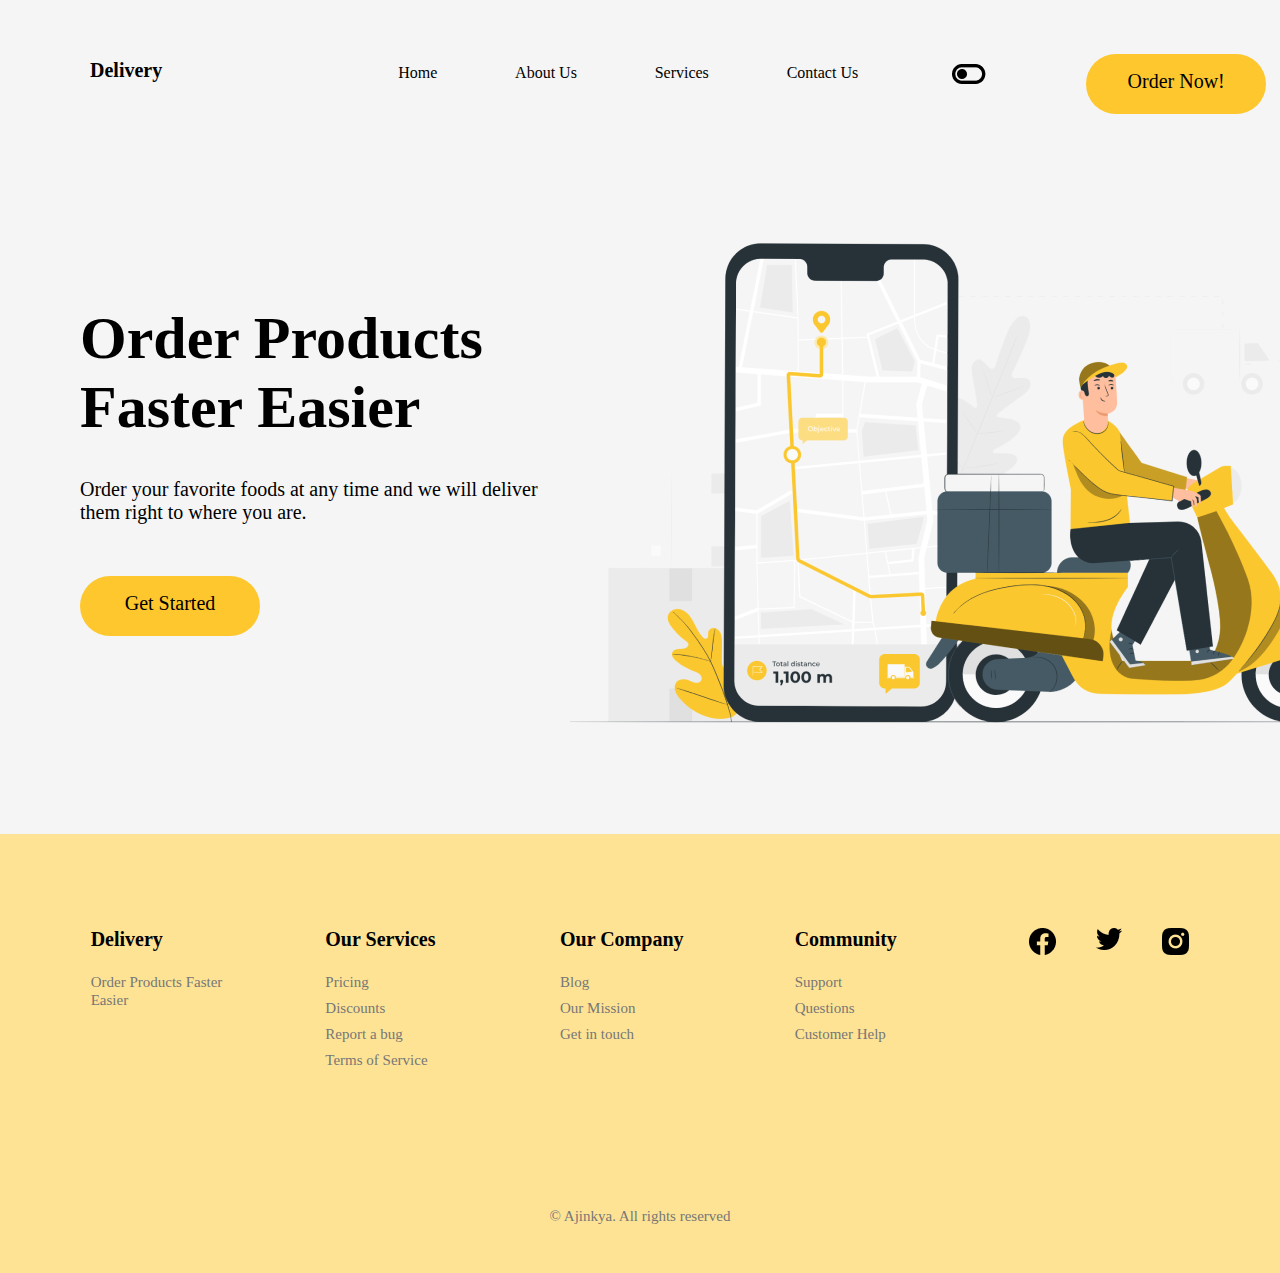
<file: index.html>
<!DOCTYPE html>
<html lang="en">
<head>
    <meta charset="UTF-8">
    <meta http-equiv="X-UA-Compatible" content="IE=edge">
    <meta name="viewport" content="width=device-width, initial-scale=1.0">
    <link rel="stylesheet" href="style/style.css">
    <title>Home</title>
</head>
<body>
    <header>
        <div class="deliveri"><h1><a href="index.html">Delivery</a></h1></div>
        <nav>
            <ul>
                <li><a href="#">Home</a></li>
                <li><a href="aboutus.html">About  Us</a></li>
                <li><a href="servis.html"> Services</a></li>
                <li><a href="contactus.html">Contact Us</a></li>
            </ul>
        </nav>
        <div class="icon"></div>
        <div class="starti"><a href="#">Order Now!</a></div>
    </header>
    <main>
        <div class="pirvelizoli">
    <div class="statia">
        <article>
            <h2>
                Order Products
                Faster Easier
            </h2>
            <p>Order your favorite foods at any time and we will deliver them right to where you are.</p>
            <div class="starti"><a href="#">Get Started</a></div>
        </article>  
    </div> 
    <div class="mopedi"></div>
</div>
    </main>
    <footer>
        <div>
       <article>
        <h2>
            Delivery
        </h2>
        <ul><li><a href="#">Order Products Faster Easier</a></li></ul>
       </article>
       <article>
        <h2>Our Services</h2>
        <ul>
            <li><a href="#">Pricing</a></li>
            <li><a href="#">Discounts</a></li>
            <li><a href="#">Report a bug</a></li>
            <li><a href="#">Terms of Service</a></li>
        </ul>
       </article>
       <article>
        <h2>Our Company</h2>
        <ul>
            <li><a href="#">Blog</a></li>
            <li><a href="#">Our Mission</a></li>
            <li><a href="#">Get in touch</a></li>
        </ul>
       </article>
       <article>
        <h2>Community</h2>
        <ul>
            <li><a href="#">Support</a></li>
            <li><a href="#">Questions</a></li>
            <li><a href="#">Customer Help</a></li>
        </ul>
       </article>
       <div class="sociali">
        <div class="facebook">
            <a href="https://www.facebook.com/" target="_blank">x</a>
        </div>
        <div class="twiter">
            <a href="https://twitter.com/" target="_blank">x</a>
        </div>
        <div class="instagram">
            <a href="https://www.instagram.com/" target="_blank">x</a>
        </div>
       </div>
    </div>
    <div class="psdivi">
    <p>&#169; Ajinkya. All rights reserved</p>
    </div>
    </footer>
</body>
</html>
</file>
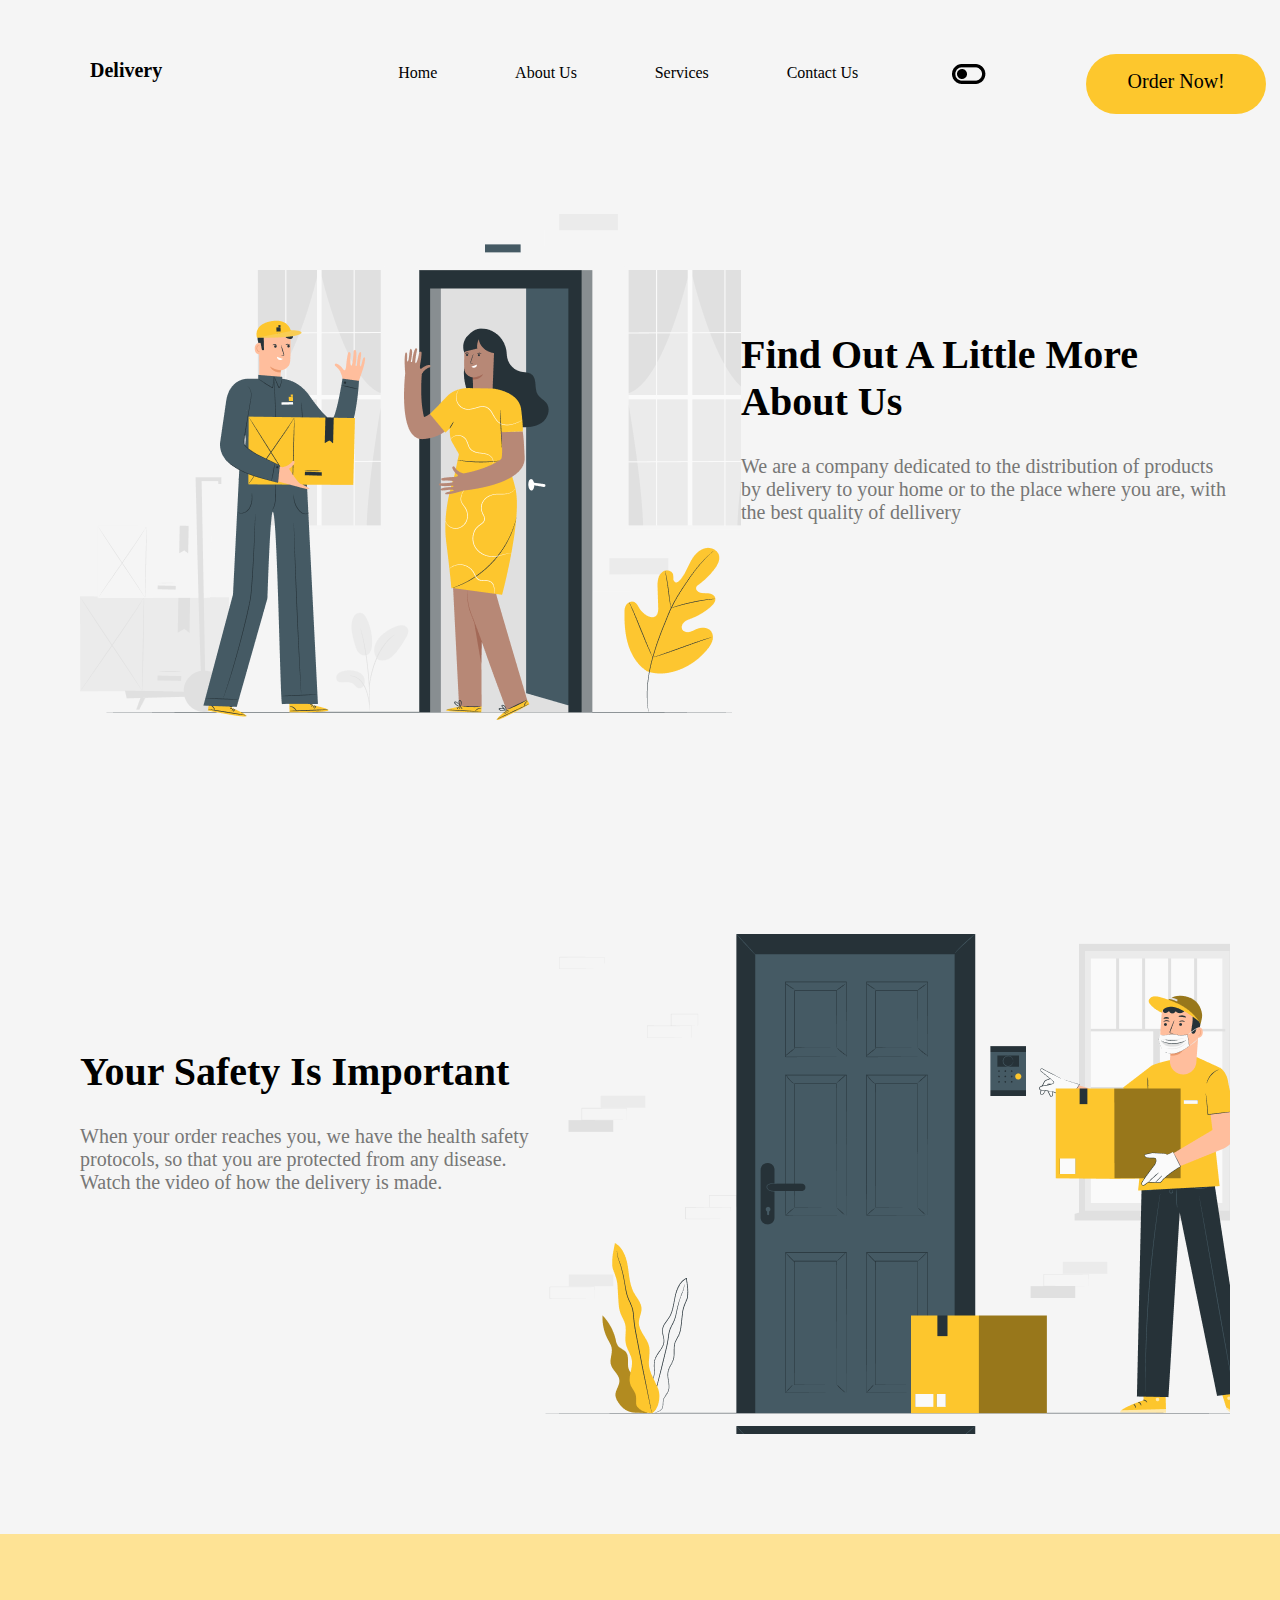
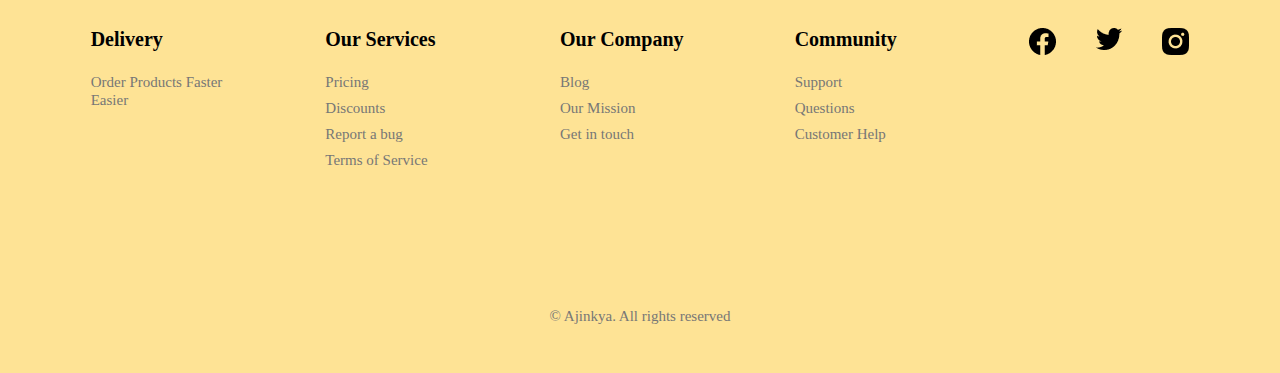
<file: aboutus.html>
<!DOCTYPE html>
<html lang="en">
<head>
    <meta charset="UTF-8">
    <meta http-equiv="X-UA-Compatible" content="IE=edge">
    <meta name="viewport" content="width=device-width, initial-scale=1.0">
    <link rel="stylesheet" href="style/style.css">
    <title>About Us</title>
</head>
<body>
    <header>
        <div class="deliveri"><h1><a href="index.html">Delivery</a></h1></div>
        <nav>
            <ul>
                <li><a href="index.html">Home</a></li>
                <li><a href="#">About  Us</a></li>
                <li><a href="servis.html"> Services</a></li>
                <li><a href="contactus.html">Contact Us</a></li>
            </ul>
        </nav>
        <div class="icon"></div>
        <div class="starti"><a href="#">Order Now!</a></div>
    </header>
    <main class="about">
    <div class="pirveli">
        <div class="img1"></div>
        <article>
            <h2>Find Out A Little More About Us</h2>
            <p>We are a company dedicated to the distribution of products by delivery to your home or to the place where you are, with the best quality of dellivery</p>
        </article>
    </div>
    <div class="meore">
        <article>
            <h2>Your Safety Is Important</h2>
            <p>When your order reaches you, we have the health safety protocols, so that you are protected from any disease. Watch the video of how the delivery is made.</p>
        </article>
        <div class="img2"></div>
    </div>
    </main>
    <footer>
        <div>
       <article>
        <h2>
            Delivery
        </h2>
        <ul><li><a href="#">Order Products Faster Easier</a></li></ul>
       </article>
       <article>
        <h2>Our Services</h2>
        <ul>
            <li><a href="#">Pricing</a></li>
            <li><a href="#">Discounts</a></li>
            <li><a href="#">Report a bug</a></li>
            <li><a href="#">Terms of Service</a></li>
        </ul>
       </article>
       <article>
        <h2>Our Company</h2>
        <ul>
            <li><a href="#">Blog</a></li>
            <li><a href="#">Our Mission</a></li>
            <li><a href="#">Get in touch</a></li>
        </ul>
       </article>
       <article>
        <h2>Community</h2>
        <ul>
            <li><a href="#">Support</a></li>
            <li><a href="#">Questions</a></li>
            <li><a href="#">Customer Help</a></li>
        </ul>
       </article>
       <div class="sociali">
        <div class="facebook">
            <a href="https://www.facebook.com/" target="_blank">x</a>
        </div>
        <div class="twiter">
            <a href="https://twitter.com/" target="_blank">x</a>
        </div>
        <div class="instagram">
            <a href="https://www.instagram.com/" target="_blank">x</a>
        </div>
       </div>
    </div>
    <div class="psdivi">
    <p>&#169; Ajinkya. All rights reserved</p>
    </div>
    </footer> 
</body>
</html>
</file>
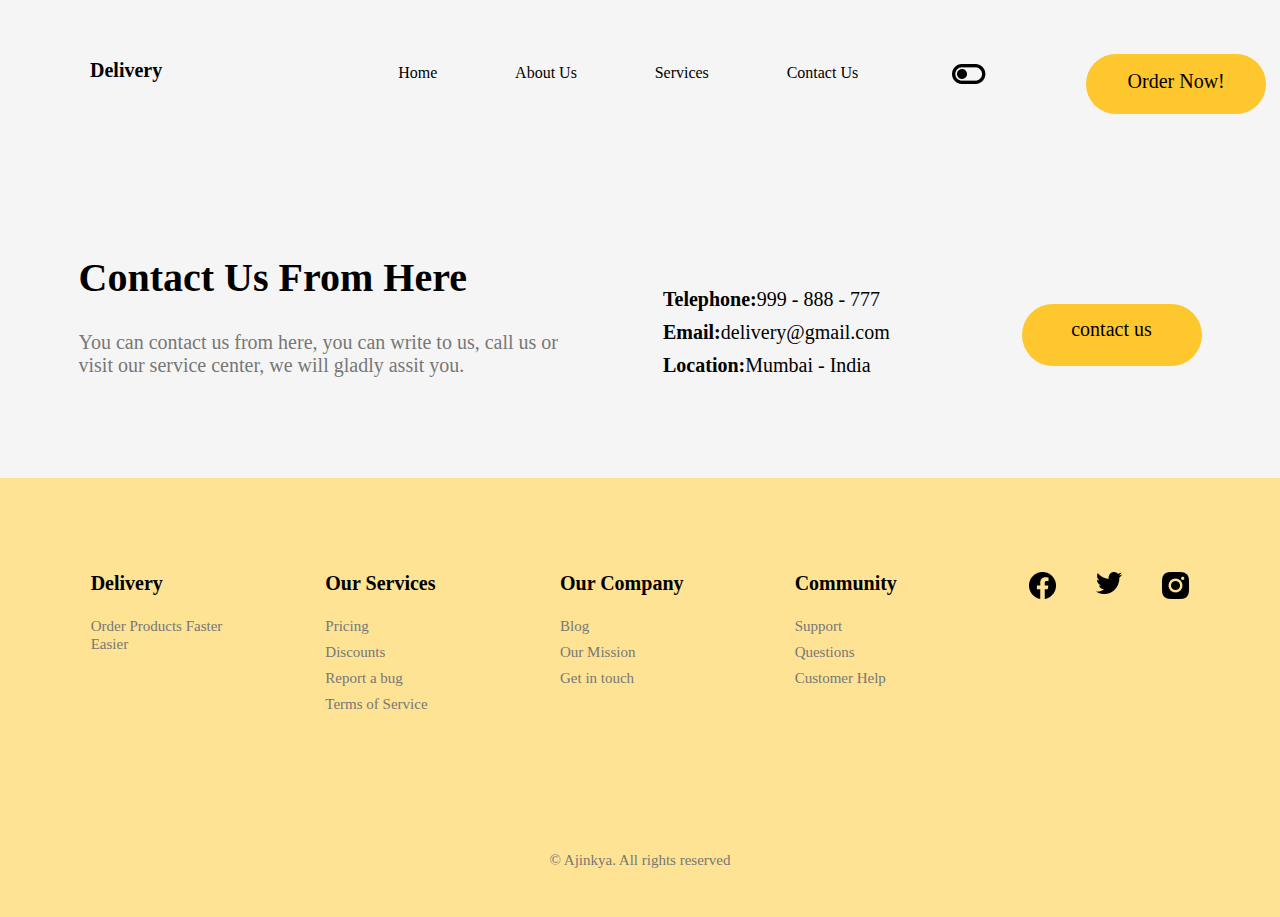
<file: contactus.html>
<!DOCTYPE html>
<html lang="en">
<head>
    <meta charset="UTF-8">
    <meta http-equiv="X-UA-Compatible" content="IE=edge">
    <meta name="viewport" content="width=device-width, initial-scale=1.0">
    <link rel="stylesheet" href="style/style.css">
    <title>Contact Us</title>
</head>
<body>
    <header>
        <div class="deliveri"><h1><a href="index.html">Delivery</a></h1></div>
        <nav>
            <ul>
                <li><a href="index.html">Home</a></li>
                <li><a href="aboutus.html">About  Us</a></li>
                <li><a href="servis.html"> Services</a></li>
                <li><a href="#">Contact Us</a></li>
            </ul>
        </nav>
        <div class="icon"></div>
        <div class="starti"><a href="#">Order Now!</a></div>
    </header>
    <main class="contact">
        <article>
            <h3>Contact Us From Here</h3>
            <p>You can contact us from here, you can write to us, call us or visit our service center, we will gladly assit you.</p>
        </article>
        <ul>
        <li><h4>Telephone:</h4><p>999 - 888 - 777</p></li>
        <li><h4>Email:</h4><p>delivery@gmail.com</p> </li>
        <li><h4>Location:</h4><p>Mumbai - India</p></li>
        </ul>
        <div><a href="#">contact us</a></div>
    </main>
    <footer>
        <div>
       <article>
        <h2>
            Delivery
        </h2>
        <ul><li><a href="#">Order Products Faster Easier</a></li></ul>
       </article>
       <article>
        <h2>Our Services</h2>
        <ul>
            <li><a href="#">Pricing</a></li>
            <li><a href="#">Discounts</a></li>
            <li><a href="#">Report a bug</a></li>
            <li><a href="#">Terms of Service</a></li>
        </ul>
       </article>
       <article>
        <h2>Our Company</h2>
        <ul>
            <li><a href="#">Blog</a></li>
            <li><a href="#">Our Mission</a></li>
            <li><a href="#">Get in touch</a></li>
        </ul>
       </article>
       <article>
        <h2>Community</h2>
        <ul>
            <li><a href="#">Support</a></li>
            <li><a href="#">Questions</a></li>
            <li><a href="#">Customer Help</a></li>
        </ul>
       </article>
       <div class="sociali">
        <div class="facebook">
            <a href="https://www.facebook.com/" target="_blank">x</a>
        </div>
        <div class="twiter">
            <a href="https://twitter.com/" target="_blank">x</a>
        </div>
        <div class="instagram">
            <a href="https://www.instagram.com/" target="_blank">x</a>
        </div>
       </div>
    </div>
    <div class="psdivi">
    <p>&#169; Ajinkya. All rights reserved</p>
    </div>
    </footer>
</body>
</html>
</file>
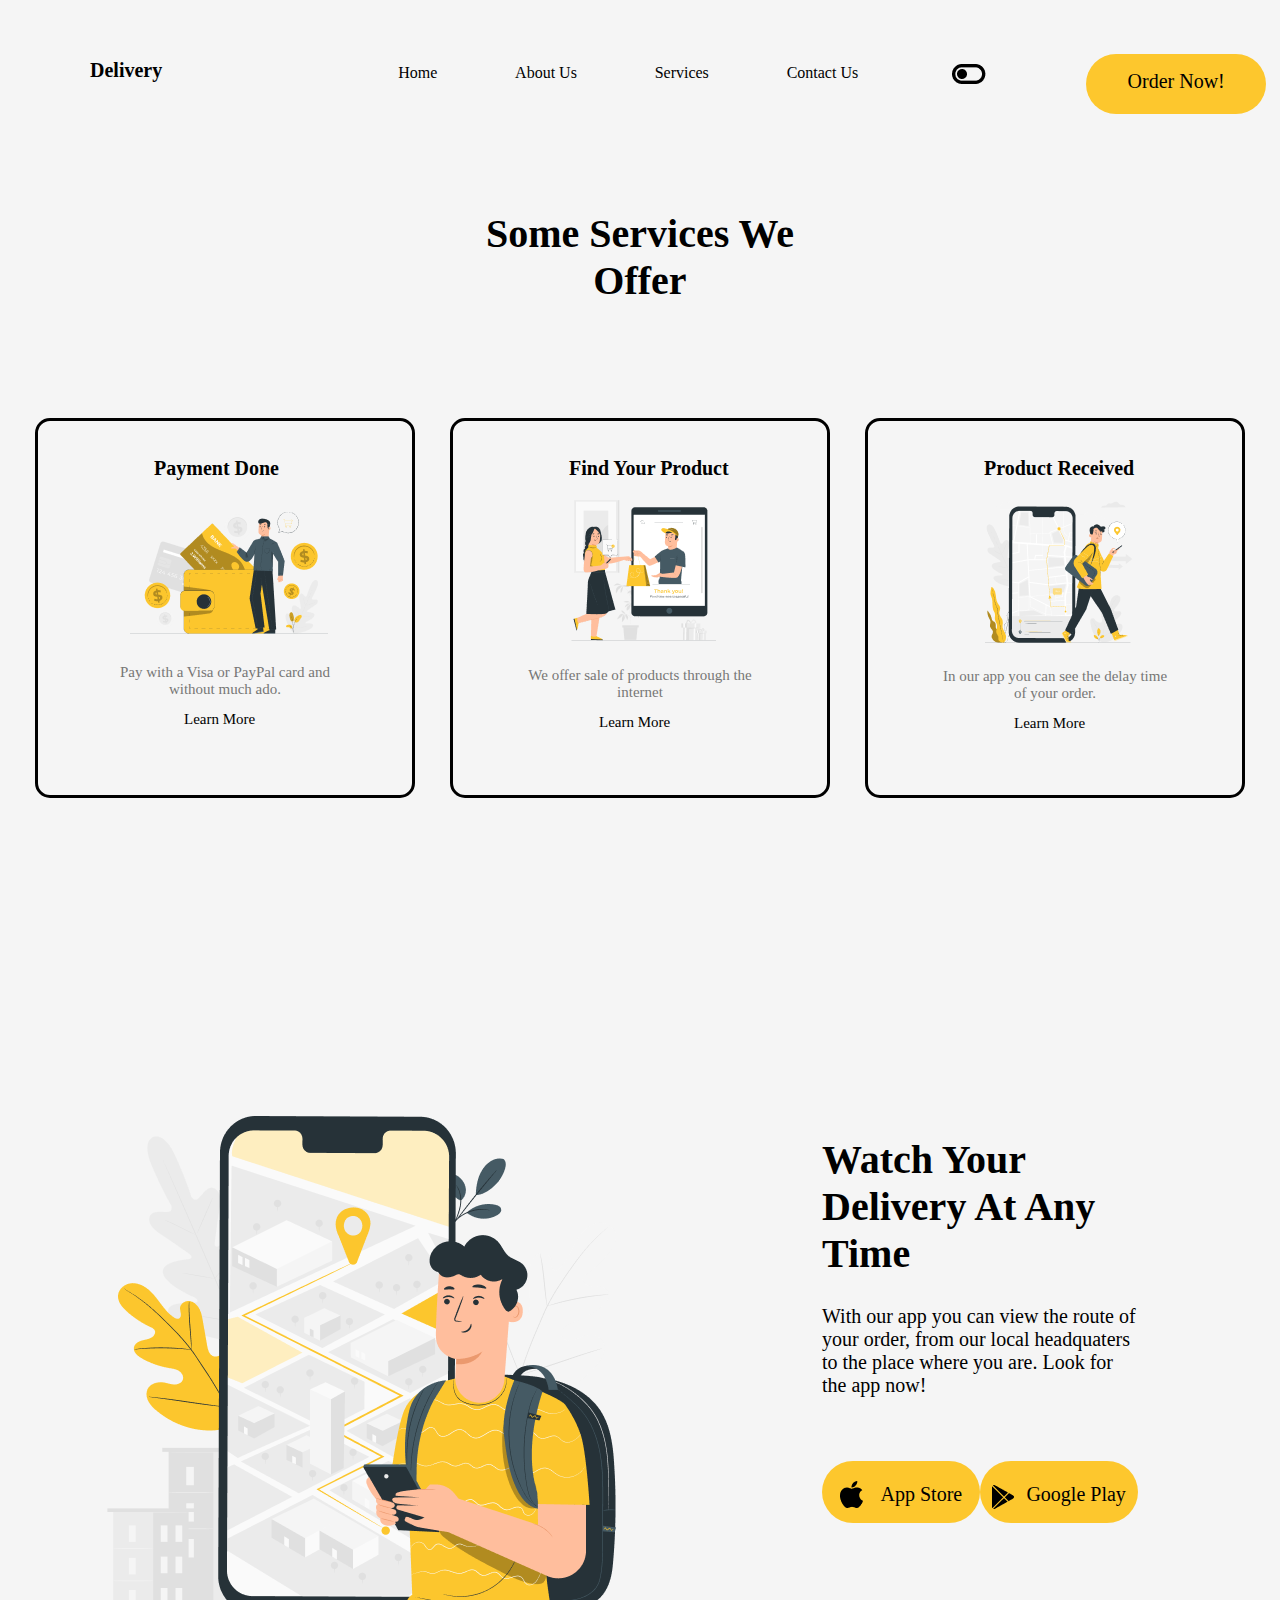
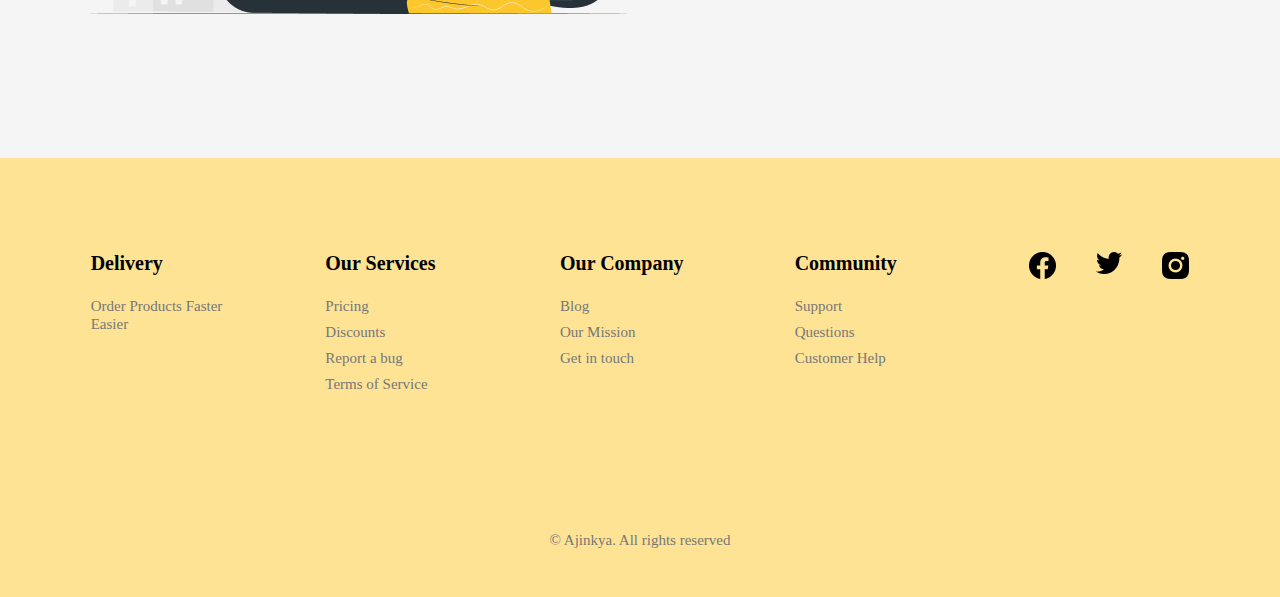
<file: servis.html>
<!DOCTYPE html>
<html lang="en">
<head>
    <meta charset="UTF-8">
    <meta http-equiv="X-UA-Compatible" content="IE=edge">
    <meta name="viewport" content="width=device-width, initial-scale=1.0">
    <link rel="stylesheet" href="style/style.css">
    <title>Services</title>
</head>
<body>
    <header>
        <div class="deliveri"><h1><a href="index.html">Delivery</a></h1></div>
        <nav>
            <ul>
                <li><a href="index.html">Home</a></li>
                <li><a href="aboutus.html">About  Us</a></li>
                <li><a href="#"> Services</a></li>
                <li><a href="contactus.html">Contact Us</a></li>
            </ul>
        </nav>
        <div class="icon"></div>
        <div class="starti"><a href="#">Order Now!</a></div>
    </header>
    <main class="servis">
        <h2>Some Services We Offer</h2>
        <div class="statiebi">
            <article class="pirveli">
            <div class="statia1">
                <h3>Payment Done</h3>
                <div class="img1"></div>
                <p>Pay with a Visa or PayPal card and without much ado.</p>
                <a href="#">Learn More</a>
            </div>
            </article>
            <article class="pirveli">
                <div class="statia1">
                    <h3>Find Your Product</h3>
                    <div class="img2"></div>
                    <p>We offer sale of products through the internet</p>
                    <a href="#">Learn More</a>
                </div>
                </article>
                <article class="pirveli">
                    <div class="statia1">
                        <h3>Product Received</h3>
                        <div class="img3"></div>
                        <p>In our app you can see the delay time of your order.</p>
                        <a href="#">Learn More</a>
                    </div>
                    </article>
        </div>
        <div class="meore">
            <div class="img4"></div>
            <article>
                <h3>Watch Your Delivery At Any Time</h3>
                <p>With our app you can view the route of your order, from our local headquaters to the place where you are. Look for the app now!</p>
                <div class="story">
                    <div class="app">
                        <div class="iconapp"></div>
                        <a href="https://www.apple.com/ge/app-store/" target="_blank">App Store</a>
                    </div>
                    <div class="google">
                    <div class="icongoogle"></div>
                    <a href="https://play.google.com/store/games?hl=en&gl=US" target="_blank">Google Play</a></div>
                </div>
            </article>
        </div>
    </main>
    <footer>
        <div>
       <article>
        <h2>
            Delivery
        </h2>
        <ul><li><a href="#">Order Products Faster Easier</a></li></ul>
       </article>
       <article>
        <h2>Our Services</h2>
        <ul>
            <li><a href="#">Pricing</a></li>
            <li><a href="#">Discounts</a></li>
            <li><a href="#">Report a bug</a></li>
            <li><a href="#">Terms of Service</a></li>
        </ul>
       </article>
       <article>
        <h2>Our Company</h2>
        <ul>
            <li><a href="#">Blog</a></li>
            <li><a href="#">Our Mission</a></li>
            <li><a href="#">Get in touch</a></li>
        </ul>
       </article>
       <article>
        <h2>Community</h2>
        <ul>
            <li><a href="#">Support</a></li>
            <li><a href="#">Questions</a></li>
            <li><a href="#">Customer Help</a></li>
        </ul>
       </article>
       <div class="sociali">
        <div class="facebook">
            <a href="https://www.facebook.com/" target="_blank">x</a>
        </div>
        <div class="twiter">
            <a href="https://twitter.com/" target="_blank">x</a>
        </div>
        <div class="instagram">
            <a href="https://www.instagram.com/" target="_blank">x</a>
        </div>
       </div>
    </div>
    <div class="psdivi">
    <p>&#169; Ajinkya. All rights reserved</p>
    </div>
    </footer> 
</body>
</html>
</file>
<file: style/style.css>
*{
    margin: 0;
    padding: 0;
    text-decoration: none;
    list-style-type: none;
    box-sizing: border-box;
}
body{
    background-color: #F5F5F5;
}
header{
    width: 100%;
    /* background-color: rgb(143, 180, 8); */
    display: flex;
    flex-wrap: wrap;
    padding-top: 54px;
    padding-left: 80px;
}
header h1{
    font-size: 20px;
    padding: 5px 10px;
    padding-right: 226px;
}
header li a{
    padding: 5px 10px;
    position: relative;
}
header ul{
    width: 564px;
    display: flex;
    flex-wrap: wrap;
    justify-content: space-between;
    margin: 10px 0 20px 0;
    /* background-color: rgb(119, 12, 12); */
    padding-right: 84px;
}
ul a, h1 a{
    color: #000000;
}
.icon{
    width: 34px;
    height: 20px;
    background-image: url(../img/Toggle\ Icon.png);
    margin: 10px 100px 0 0;
}
/* ------------------main----------------------- */
.pirvelizoli{
    width: 100%;
    display: flex;
    flex-wrap: wrap;
    margin-left: 80px;
}
.statia{
    width: 460px;
    height: 306px;
    /* background-color: aqua; */
    margin-top: 190px;
}
.statia h2{
    font-size: 60px;
}
.statia p{
    font-size: 20px;
    padding-top: 36px;
    margin-bottom: 52px;
}
.starti{
    width: 180px;
    height: 60px;
    background-color: #FDC72D;
    text-align: center; 
    padding-top: 16px;
    border-radius: 60px;
}
.starti a{
    color: #000000;
    font-size: 20px;
}
.mopedi{
    background-image: url(../img/Img.png);
    width: 800px;
    height: 720px;
}
/*------------------footer--------------------------*/
footer{
    background-color: #FEE395;
    width: 100%;
    padding-top: 94px;
    padding-bottom: 48px;
}
footer div{
    display: flex;
    justify-content: space-evenly;
}
footer article{
    width: 144px;
    height: 160px;
}
footer h2{
    font-size: 20px;
    margin-bottom: 22px;
}
footer article li{
   margin-bottom: 8px;
}
footer .social{
    width: 160px;
    height: 27px; 
}
footer .facebook{
    background-image: url(../img/fb.png);  
}
footer .twiter{
    background-image: url(../img/twitter.png);
    width: 26px;
    height: 22px;
    margin: 0 40px;
}
footer .twiter a{
    height: 22px;
    width: 26px;
    color: rgb(0, 0, 0, 0);
    padding: 5px 10px;
}
footer .instagram{
    background-image: url(../img/insta.png);
}
footer .instagram, footer .facebook{
    width: 27px;
    height: 27px;
}
footer .instagram a, footer .facebook a{
    width: 27px;
    height: 27px;
    color: rgb(0, 0, 0, 0);
}
footer .psdivi{
    width: 100%;
}
footer .psdivi p, footer article a{
    color: #777776;
    font-size: 15px;
}
footer .psdivi p{
    margin-top: 120px;
}
/* ----------------about us ------------------*/
.about .pirveli{
    display: flex;
    justify-content: space-between;
    align-items: center;
    padding-right: 50px;
    padding-top: 100px;
    margin-left: 80px;
}
.about .img1{
    background-image: url(../img/Img\ aboutis1.png);
    width: 676px;
    height: 506px;
}
.about .pirveli article{
    height: 272px;
    width: 500px;
}
.about .pirveli h2, .about .meore h2{
    font-size: 40px;
    padding-bottom: 30px;
}
.about .pirveli p, .about .meore p{
    font-size: 20px;
    color: #777776;
}
.about .meore{
    display: flex;
    justify-content: space-between;
    align-items: center;
    padding: 214px 50px 100px 0px;
    margin-left: 80px;
}
.about .img2{
    background-image: url(../img/Img\ abautis\ 2.png);
    width: 744px;
    height: 500px;
}
.about .meore article{
    height: 272px;
    width: 500px;
}
/* -----------------Services ---------------------*/
.servis h2{
    width: 380px;
    height: 120px;
    font-size: 40px;
    margin: 0 auto;
    text-align: center;
    margin-top: 96px;
}
.servis .statiebi{
    width: 100%;
    display: flex;
    justify-content: space-evenly;
    margin-top: 88px;
    margin-bottom: 158px;
}
.servis .statia1{
    width: 380px;
    height: 380px;
    border-style: solid;
    border-radius: 15px;
}
.servis .statia1 h3{
    font-size: 20px;
    margin: 36px 0 0px 116px;
}
.servis .statia1 .img1{
    background-image: url(../img/servisis1.png);
    width: 202px;
    height: 122px;
    margin: 32px 0 30px 90px;
}
.servis .statia1 p{
    font-size: 15px;
    height: 46px;
    width: 236px;
    margin: 0 auto;
    text-align: center;
    color: #777776;
}
.servis .statia1 a{
    font-size: 15px;
    margin: 30px 0 0 146px;
    color: #000000;
}
.servis .statia1 .img2{
    background-image: url(../img/servisis2.png);
    width: 146px;
    height: 148px;
    margin-top: 13px;
    margin-left: 118px;
    margin-bottom: 26px;
}
.servis .statia1 .img3{
    background-image: url(../img/servisis3.png);
    width: 152px;
    height: 144px;
    margin-left: 114px;
    margin-bottom: 24px;
    margin-top: 20px;
}
.servis .img4{
    background-image: url(../img/servisis4.png);
    width: 542px;
    height: 498px;
    /* padding-top: 500px; */
}
.servis .meore{
    display: flex;
    padding: 160px 0 144px 86px;
}
.servis .meore article{
    width: 510px;
    height: 250px;
    padding-left: 194px;
    padding-top: 20px;
}
.servis .meore h3{
    font-size: 40px;
    padding-bottom: 28px;
}
.servis .meore p{
    font-size: 20px;
    padding-bottom: 64px;
}
.servis .story{
    width: 100%;
    display: flex;
}
.servis .story .iconapp{
    background-image: url(../img/apply.png);
    width: 23px;
    height: 27px;
    margin-top: 20px;
}
.servis .story .icongoogle{
    background-image: url(../img/play.png);
    width: 22px;
    height: 24px;
    margin-top: 24px;
}
.servis .story a{
    margin-top:22px ;
    font-size: 20px;
    color: #000000;
}
.servis .google, .servis .app{
    display: flex;
    justify-content: space-evenly;
    width: 204px;
    height: 62px;
    background-color: #FDC72D;
    border-radius: 60px;
}
/* -----------------contact --------------------*/
.contact{
   display: flex;
   justify-content: space-evenly;
}
.contact article{
    width: 506px;
    height: 224px;
    margin-top: 140px;
}
.contact article h3{
    font-size: 40px;
    padding-bottom: 30px;
}
.contact article p{
    font-size: 20px;
    color: #777776;
}
.contact ul{
    margin-top: 174px;
    width: 280px;
    height: 146px;
}
.contact li{
    display: flex;
    padding-bottom: 10px;
}
.contact li h4, .contact li p{
    font-size: 20px;
}
.contact div{
    width: 180px;
    height: 62px;
    background-color: #FDC72D;
    border-radius: 60px;
    margin-top: 190px;
    text-align: center;
    padding-top: 14px;
}
.contact div a{
    color: #000000;
    font-size: 20px;
}
</file>
